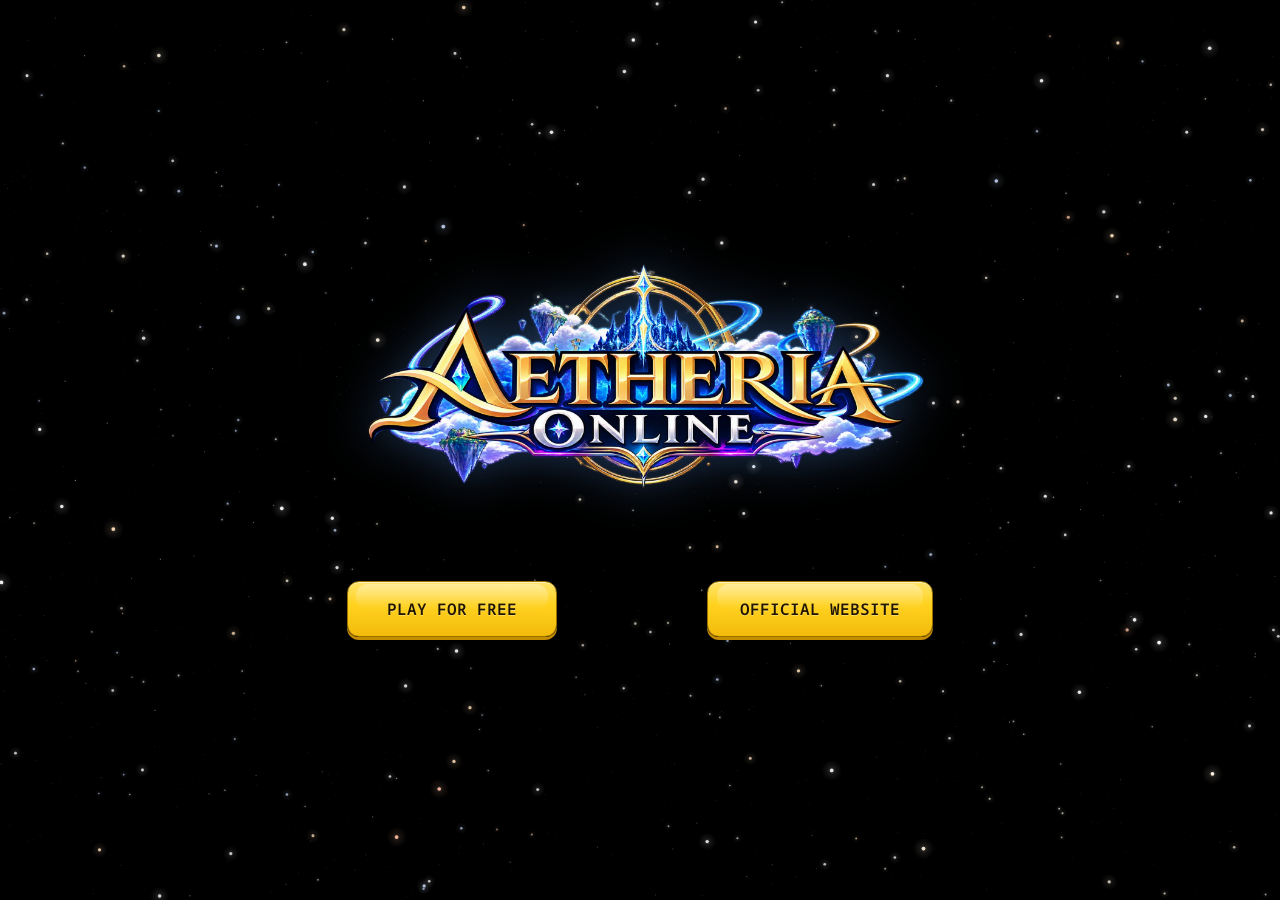
<file: index.html>
<!DOCTYPE html>
<html lang="en">
<head>
  <meta charset="UTF-8" />
  <meta name="viewport" content="width=device-width, initial-scale=1.0" />
  <title>Aetheria Online</title>
  <link rel="preconnect" href="https://fonts.googleapis.com" />
  <link rel="preconnect" href="https://fonts.gstatic.com" crossorigin />
  <link href="https://fonts.googleapis.com/css2?family=Alegreya:wght@700;800&family=Noto+Sans+Mono:wght@500;600&display=swap" rel="stylesheet" />
  <link rel="stylesheet" href="css/landing.css?v=16" />
  <!-- 3D gold button style (shared) -->
  <link rel="stylesheet" href="css/buttons.css?v=16" />
</head>
<body>
  <!-- Twinkling starfield is drawn here by js/landing.js -->
  <canvas id="starfield" aria-hidden="true"></canvas>

  <main class="landing">
    <img class="landing__logo" src="assets/images/logo/logo.png" alt="Aetheria Online" />

    <div class="landing__actions">
      <a class="btn" href="#" id="play-btn">Play for Free</a>
      <a class="btn" href="pages/home.html" id="official-btn">Official Website</a>
    </div>
  </main>

  <script src="js/landing.js?v=16"></script>
</body>
</html>
</file>
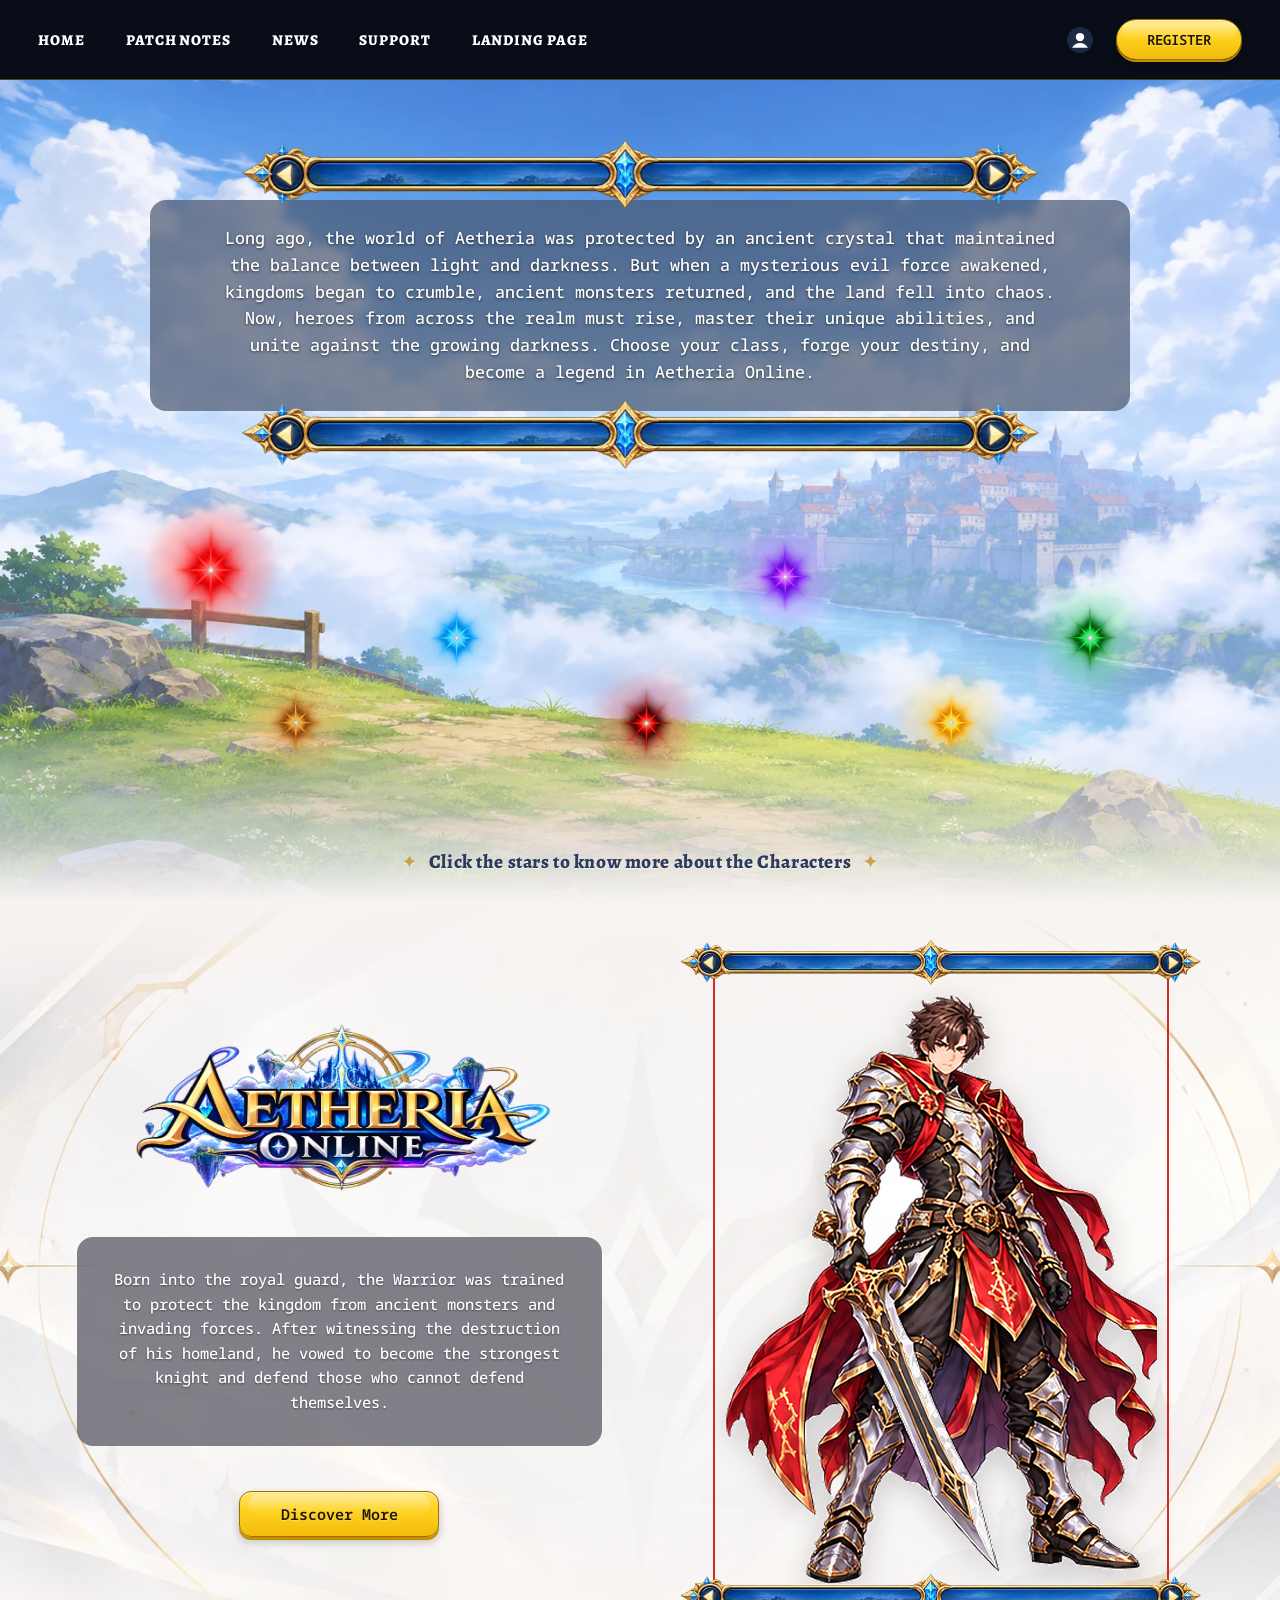
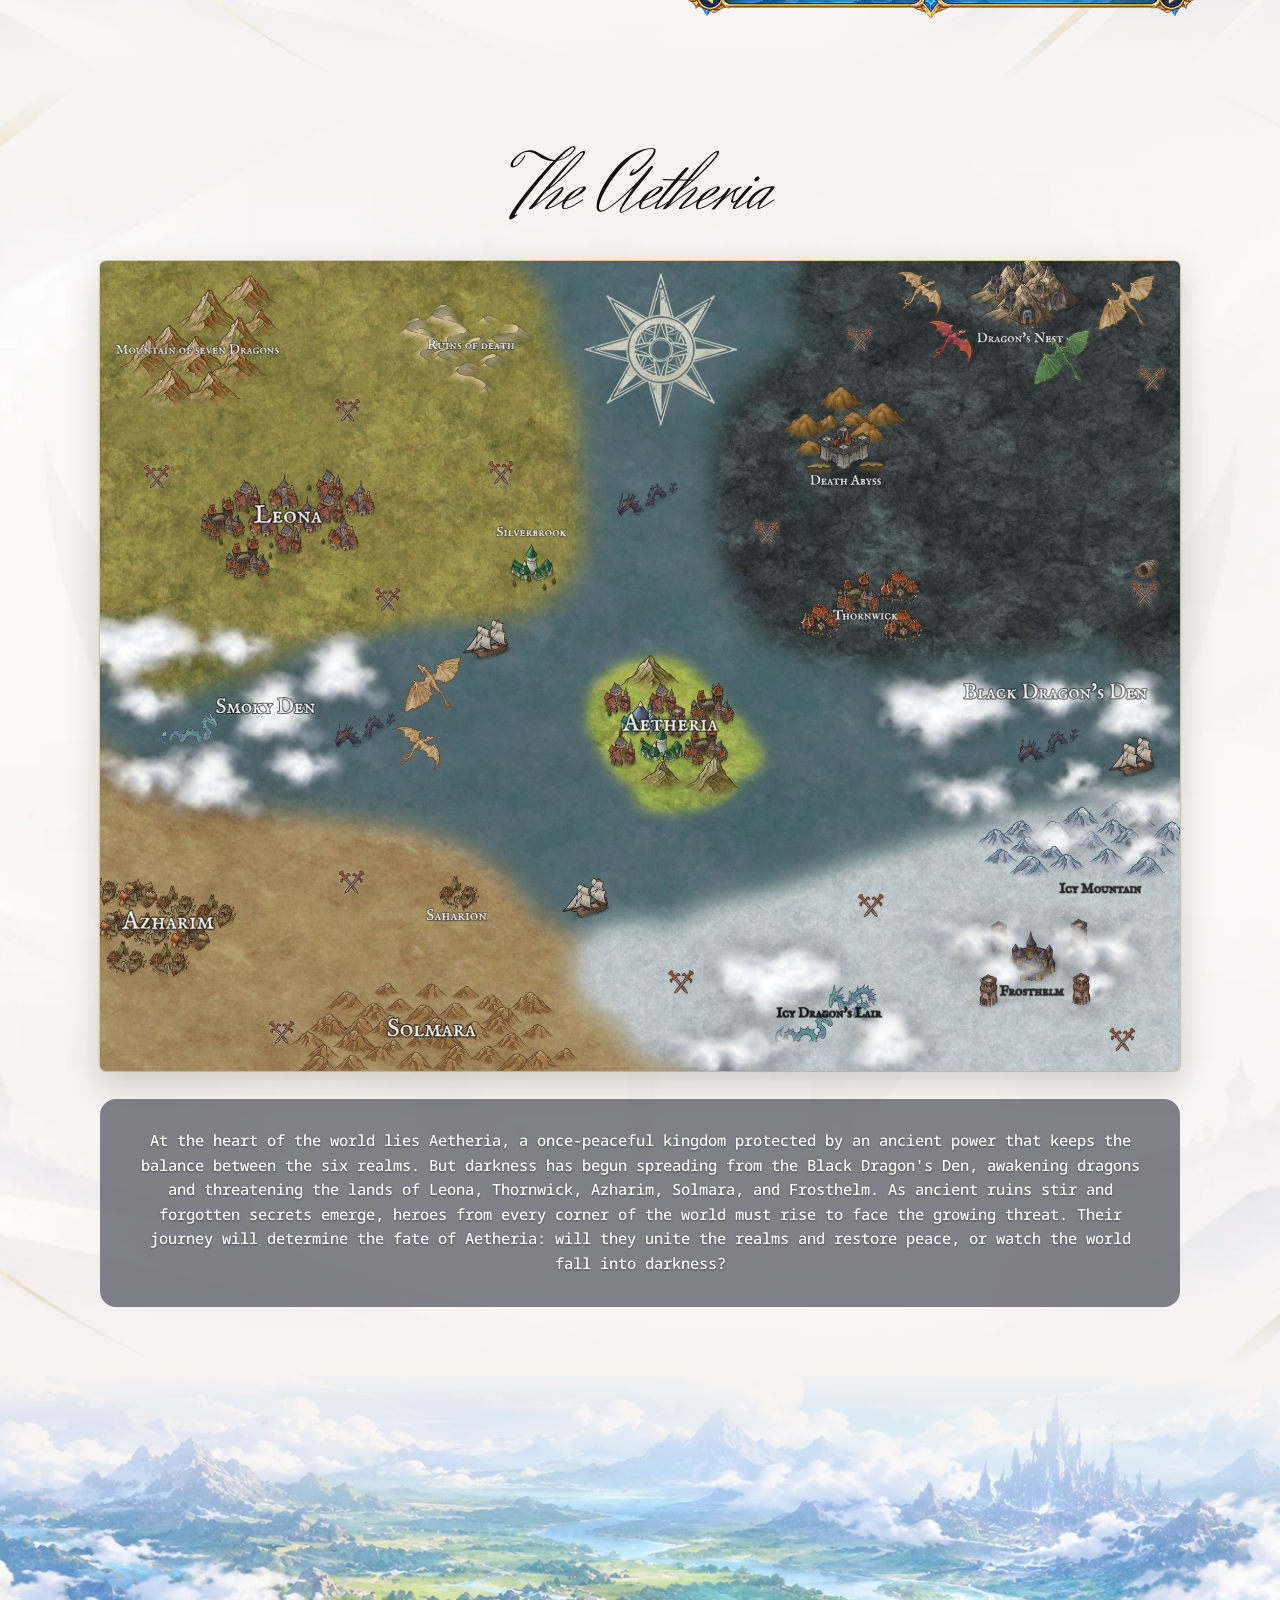
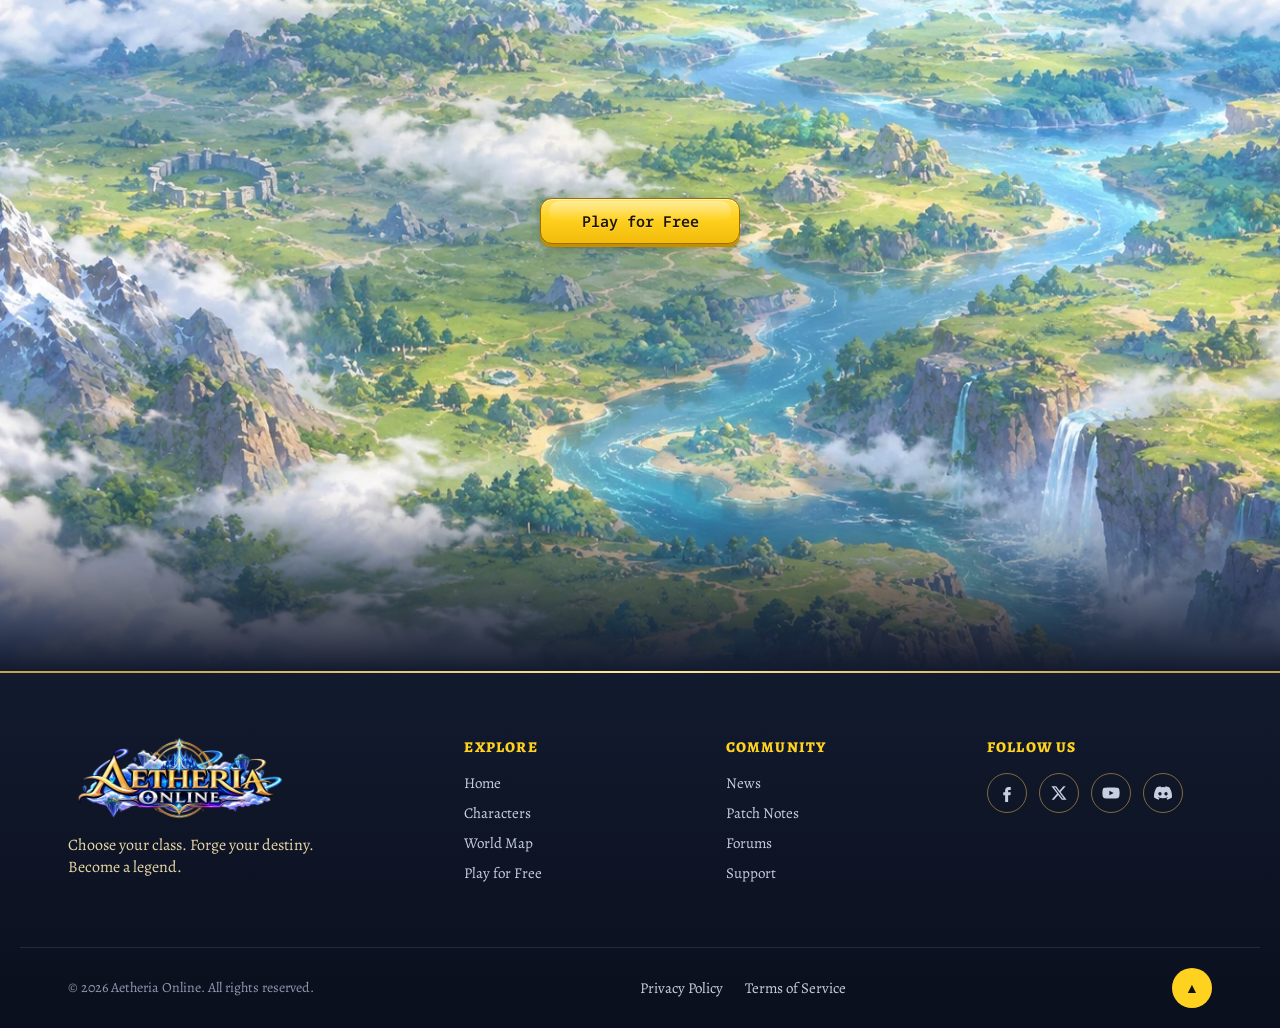
<file: pages/home.html>
<!DOCTYPE html>
<html lang="en">
<head>
  <meta charset="UTF-8" />
  <meta name="viewport" content="width=device-width, initial-scale=1.0" />
  <title>Aetheria Online | Official Website</title>
  <link rel="preconnect" href="https://fonts.googleapis.com" />
  <link rel="preconnect" href="https://fonts.gstatic.com" crossorigin />
  <link href="https://fonts.googleapis.com/css2?family=Alegreya:wght@700;800&family=Herr+Von+Muellerhoff&family=Noto+Sans+Mono:wght@500;600&display=swap" rel="stylesheet" />
  <link rel="stylesheet" href="../css/home.css?v=16" />
  <!-- Tablet & phone layout (overrides home.css on screens 1024px and narrower) -->
  <link rel="stylesheet" href="../css/responsive.css?v=16" />
  <!-- 3D gold button style (shared) -->
  <link rel="stylesheet" href="../css/buttons.css?v=16" />
  <!-- Runs before the page is drawn: arrival effect after "Official Website" -->
  <script src="../js/page-transition.js?v=16"></script>
</head>
<body>

  <!-- ================= TOP MENU (full width) ================= -->
  <nav class="nav" id="top-nav">
    <ul class="nav__links">
      <li><a href="#home">Home</a></li>
      <li><a href="#">Patch Notes</a></li>
      <li><a href="#">News</a></li>
      <li><a href="#">Support</a></li>
      <li><a href="../index.html">Landing Page</a></li>
    </ul>
    <div class="nav__right">
      <a class="nav__account" href="#" aria-label="Account">
        <svg viewBox="0 0 24 24" width="28" height="28" aria-hidden="true">
          <circle cx="12" cy="12" r="11" fill="#1d2a44" />
          <circle cx="12" cy="9.5" r="3.6" fill="#fff" />
          <path d="M5.2 18.6c1.4-2.6 3.9-4 6.8-4s5.4 1.4 6.8 4" fill="#fff" />
        </svg>
      </a>
      <a class="btn btn--small" href="#">Register</a>
    </div>
  </nav>

  <!-- Centred page column: side space appears on wide screens -->
  <main class="page">

  <!-- ================= CONTAINER 1 : Hero ================= -->
  <section class="hero" id="home">

    <!-- Tablet/phone only: logo + account + register header (hidden on desktop) -->
    <div class="hero__header">
      <img class="hero__logo" src="../assets/images/logo/logo.png" alt="Aetheria Online" />
      <div class="hero__header-right">
        <a class="nav__account" href="#" aria-label="Account">
          <svg viewBox="0 0 24 24" width="28" height="28" aria-hidden="true">
            <circle cx="12" cy="12" r="11" fill="#1d2a44" />
            <circle cx="12" cy="9.5" r="3.6" fill="#fff" />
            <path d="M5.2 18.6c1.4-2.6 3.9-4 6.8-4s5.4 1.4 6.8 4" fill="#fff" />
          </svg>
        </a>
        <a class="btn btn--small" href="#">Register</a>
      </div>
    </div>

    <div class="intro">
      <div class="frame-bar"><img src="../assets/images/ui/frame-bar.webp" alt="" /></div>
      <p class="intro__text">
        Long ago, the world of Aetheria was protected by an ancient crystal that maintained the
        balance between light and darkness. But when a mysterious evil force awakened, kingdoms
        began to crumble, ancient monsters returned, and the land fell into chaos. Now, heroes from
        across the realm must rise, master their unique abilities, and unite against the growing
        darkness. Choose your class, forge your destiny, and become a legend in Aetheria Online.
      </p>
      <div class="frame-bar"><img src="../assets/images/ui/frame-bar.webp" alt="" /></div>
    </div>

    <!-- Stars: data-character must match a key in js/characters.js -->
    <div class="stars">
      <button class="star" data-character="warrior"   style="--x:16.5%; --y:54.6%;" aria-label="Show Warrior"><img src="../assets/images/stars/star-red.png" alt="" /></button>
      <button class="star" data-character="cleric"    style="--x:35.6%; --y:65%;"   aria-label="Show Cleric"><img src="../assets/images/stars/star-blue.png" alt="" /></button>
      <button class="star" data-character="mage"      style="--x:61.3%; --y:55.6%;" aria-label="Show Mage"><img src="../assets/images/stars/star-purple.png" alt="" /></button>
      <button class="star" data-character="archer"    style="--x:85.2%; --y:65%;"   aria-label="Show Archer"><img src="../assets/images/stars/star-green.png" alt="" /></button>
      <button class="star" data-character="mechanic"  style="--x:23.1%; --y:78%;"   aria-label="Show Mechanic"><img src="../assets/images/stars/star-bronze.png" alt="" /></button>
      <button class="star" data-character="assassin"  style="--x:50.5%; --y:78%;"   aria-label="Show Assassin"><img src="../assets/images/stars/star-dark-red.png" alt="" /></button>
      <button class="star" data-character="alchemist" style="--x:74.2%; --y:78%;"   aria-label="Show Alchemist"><img src="../assets/images/stars/star-gold.png" alt="" /></button>
    </div>

    <!-- Hint in the misty area at the bottom of Container 1 -->
    <p class="star-hint">
      <span class="star-hint__icon" aria-hidden="true">&#10022;</span>
      Click the stars to know more about the Characters
      <span class="star-hint__icon" aria-hidden="true">&#10022;</span>
    </p>
  </section>

  <!-- ================= CONTAINER 2 : Character ================= -->
  <section class="characters" id="characters">
    <div class="characters__inner">
      <!-- Tablet/phone only: previous-character arrow (hidden on desktop) -->
      <button class="char-nav char-nav--prev" id="char-prev" type="button" aria-label="Previous character">
        <svg viewBox="0 0 24 24" aria-hidden="true"><path d="M12 5l-7 7 7 7M19 5l-7 7 7 7" /></svg>
      </button>

      <div class="characters__info">
        <img class="characters__logo" src="../assets/images/logo/logo.png" alt="Aetheria Online" />

        <div class="characters__desc">
          <!-- Only this text fades -->
          <p id="character-desc" class="fade"></p>
        </div>

        <a class="btn btn--discover" id="discover-btn" href="#home">Discover More</a>
      </div>

      <div class="portrait" id="portrait">
        <div class="frame-bar"><img src="../assets/images/ui/frame-bar.webp" alt="" /></div>
        <div class="portrait__box">
          <!-- Only this image fades -->
          <img id="character-img" class="portrait__img fade" src="" alt="" />
        </div>
        <div class="frame-bar"><img src="../assets/images/ui/frame-bar.webp" alt="" /></div>
      </div>

      <!-- Tablet/phone only: the current character's glowing star (hidden on desktop).
           It fades together with the image and description. -->
      <div class="char-star fade" id="character-star-wrap" aria-hidden="true">
        <span class="star star--static" id="character-star" data-character="warrior">
          <img src="../assets/images/stars/star-red.png" alt="" />
        </span>
      </div>

      <!-- Tablet/phone only: next-character arrow (hidden on desktop) -->
      <button class="char-nav char-nav--next" id="char-next" type="button" aria-label="Next character">
        <svg viewBox="0 0 24 24" aria-hidden="true"><path d="M5 5l7 7-7 7M12 5l7 7-7 7" /></svg>
      </button>
    </div>
  </section>

  <!-- ================= CONTAINER 3 : Aetheria Map ================= -->
  <section class="world" id="world">
    <div class="world__inner reveal">
      <h2 class="world__title">The Aetheria</h2>

      <figure class="world__map">
        <img src="../assets/images/backgrounds/aetheria-map.jpg"
             alt="Map of Aetheria showing Leona, Thornwick, Azharim, Solmara, Frosthelm and the Black Dragon's Den"
             loading="lazy" />
      </figure>

      <div class="world__desc-wrap">
      <!-- frame bars around the text show on tablet/phone only -->
      <div class="frame-bar world__bar"><img src="../assets/images/ui/frame-bar.webp" alt="" /></div>
      <p class="world__desc">
        At the heart of the world lies Aetheria, a once-peaceful kingdom protected by an ancient
        power that keeps the balance between the six realms. But darkness has begun spreading from
        the Black Dragon's Den, awakening dragons and threatening the lands of Leona, Thornwick,
        Azharim, Solmara, and Frosthelm. As ancient ruins stir and forgotten secrets emerge, heroes
        from every corner of the world must rise to face the growing threat. Their journey will
        determine the fate of Aetheria: will they unite the realms and restore peace, or watch the
        world fall into darkness?
      </p>
      <div class="frame-bar world__bar"><img src="../assets/images/ui/frame-bar.webp" alt="" /></div>
      </div>
    </div>
  </section>

  <!-- ================= CONTAINER 4 : Play for Free ================= -->
  <section class="play" id="play">
    <a class="btn btn--play" href="#">Play for Free</a>
  </section>

  </main>

  <!-- ================= FOOTER ================= -->
  <footer class="footer">
    <div class="footer__top">
      <div class="footer__brand">
        <img class="footer__logo" src="../assets/images/logo/logo.png" alt="Aetheria Online" loading="lazy" />
        <p class="footer__tagline">Choose your class. Forge your destiny. Become a legend.</p>
      </div>

      <nav class="footer__col" aria-label="Explore">
        <h3>Explore</h3>
        <a href="#home">Home</a>
        <a href="#characters">Characters</a>
        <a href="#world">World Map</a>
        <a href="#play">Play for Free</a>
      </nav>

      <nav class="footer__col" aria-label="Community">
        <h3>Community</h3>
        <a href="#">News</a>
        <a href="#">Patch Notes</a>
        <a href="#">Forums</a>
        <a href="#">Support</a>
      </nav>

      <div class="footer__col">
        <h3>Follow Us</h3>
        <div class="footer__social">
          <a href="#" aria-label="Facebook">
            <svg viewBox="0 0 24 24" aria-hidden="true"><path d="M14 8h3V4h-3c-2.8 0-4.5 1.8-4.5 4.6V11H7v4h2.5v9h4v-9h3l.5-4h-3.5V8.8c0-.5.3-.8.5-.8z"/></svg>
          </a>
          <a href="#" aria-label="X">
            <svg viewBox="0 0 24 24" aria-hidden="true"><path d="M17.8 3h3.1l-6.8 7.8 8 10.2h-6.3l-4.9-6.4L5.3 21H2.2l7.3-8.4L1.9 3h6.4l4.4 5.9L17.8 3zm-1.1 16.2h1.7L7.3 4.7H5.5l11.2 14.5z"/></svg>
          </a>
          <a href="#" aria-label="YouTube">
            <svg viewBox="0 0 24 24" aria-hidden="true"><path d="M23 7.2a3 3 0 0 0-2.1-2.1C19 4.6 12 4.6 12 4.6s-7 0-8.9.5A3 3 0 0 0 1 7.2 31 31 0 0 0 .5 12a31 31 0 0 0 .5 4.8 3 3 0 0 0 2.1 2.1c1.9.5 8.9.5 8.9.5s7 0 8.9-.5a3 3 0 0 0 2.1-2.1 31 31 0 0 0 .5-4.8 31 31 0 0 0-.5-4.8zM9.8 15.1V8.9l5.8 3.1-5.8 3.1z"/></svg>
          </a>
          <a href="#" aria-label="Discord">
            <svg viewBox="0 0 24 24" aria-hidden="true"><path d="M20.3 4.4A19.6 19.6 0 0 0 15.4 3l-.6 1.3a18 18 0 0 0-5.6 0L8.6 3a19.6 19.6 0 0 0-4.9 1.4C.6 9.1-.3 13.6.1 18.1a19.8 19.8 0 0 0 6 3l1.3-2.1a12.8 12.8 0 0 1-2-1l.5-.4a14.1 14.1 0 0 0 12.2 0l.5.4c-.6.4-1.3.7-2 1l1.3 2.1a19.7 19.7 0 0 0 6-3c.5-5.2-.8-9.7-3.6-13.7zM8 15.4c-1.2 0-2.2-1.1-2.2-2.4S6.8 10.6 8 10.6s2.2 1.1 2.2 2.4-1 2.4-2.2 2.4zm8 0c-1.2 0-2.2-1.1-2.2-2.4s1-2.4 2.2-2.4 2.2 1.1 2.2 2.4-1 2.4-2.2 2.4z"/></svg>
          </a>
        </div>
      </div>
    </div>

    <div class="footer__bottom">
      <p>&copy; <span id="year">2026</span> Aetheria Online. All rights reserved.</p>
      <div class="footer__legal">
        <a href="#">Privacy Policy</a>
        <a href="#">Terms of Service</a>
      </div>
      <button class="footer__totop" id="to-top" type="button" aria-label="Back to top">&#9650;</button>
    </div>
  </footer>

  <script src="../js/characters.js?v=16"></script>
  <script src="../js/home.js?v=16"></script>
</body>
</html>
</file>
<file: css/landing.css>
/* ===== Landing Page ===== */
*,
*::before,
*::after {
  box-sizing: border-box;
  margin: 0;
  padding: 0;
}

html,
body {
  height: 100%;
}

body {
  background: #000;
  color: #fff;
  font-family: "Alegreya", Georgia, serif;
  overflow: hidden;
}

#starfield {
  position: fixed;
  inset: 0;
  width: 100%;
  height: 100%;
  z-index: 0;
}

.landing {
  position: relative;
  z-index: 1;
  min-height: 100vh;
  display: flex;
  flex-direction: column;
  align-items: center;
  justify-content: center;
  gap: clamp(48px, 10vh, 110px);
  padding: 24px 16px;
  animation: landingIn 1.2s ease both;
}

.landing__logo {
  width: min(600px, 88vw);
  height: auto;
  filter: drop-shadow(0 0 24px rgba(90, 160, 255, 0.35));
}

.landing__actions {
  display: flex;
  flex-wrap: wrap;
  justify-content: center;
  gap: clamp(24px, 12vw, 150px);
}

/* Shared yellow button */
.btn {
  display: inline-flex;
  align-items: center;
  justify-content: center;
  min-width: 210px;
  padding: 16px 32px;
  background: #ffd21f;
  color: #111;
  border-radius: 12px;
  font-family: "Alegreya", Georgia, serif;
  font-weight: 800;
  font-size: 16px;
  letter-spacing: 0.02em;
  text-transform: uppercase;
  text-decoration: none;
  transition: transform 0.2s ease, box-shadow 0.2s ease, background 0.2s ease;
}

.btn:hover,
.btn:focus-visible {
  background: #ffdd4d;
  transform: translateY(-2px);
  box-shadow: 0 0 22px rgba(255, 210, 31, 0.55);
}

.btn:focus-visible {
  outline: 2px solid #fff;
  outline-offset: 3px;
}

/* ===== "Official Website" transition (class added by js/landing.js) ===== */

/* Logo and buttons rush toward the viewer and fade */
.is-leaving .landing {
  animation: landingOut 1.1s cubic-bezier(0.5, 0, 0.75, 0) forwards;
}

.is-leaving .btn {
  pointer-events: none;
}

/* Bright light flash that fills the screen at the end */
body::after {
  content: "";
  position: fixed;
  inset: 0;
  z-index: 5;
  pointer-events: none;
  background: radial-gradient(circle at 50% 50%, #ffffff 0%, #dcecff 35%, #8fbaff 70%, #3a5ea8 100%);
  opacity: 0;
}

.is-leaving::after {
  animation: flashIn 1.6s ease-in forwards;
}

@keyframes landingOut {
  0%   { transform: scale(1);   opacity: 1; filter: blur(0); }
  100% { transform: scale(1.6); opacity: 0; filter: blur(6px); }
}

@keyframes flashIn {
  0%, 65% { opacity: 0; }
  100%    { opacity: 1; }
}

@keyframes landingIn {
  from { opacity: 0; transform: scale(0.97); }
  to   { opacity: 1; transform: scale(1); }
}

@media (max-width: 480px) {
  .landing__actions {
    flex-direction: column;
    gap: 16px;
  }
}

/* ===== Tablet & phone (1024px and narrower) =====
   Bigger logo, buttons stacked: Play for Free on top, Official Website below.
   The starfield, shooting stars and warp transition are unchanged. */
@media (max-width: 1024px) {
  .landing {
    gap: clamp(56px, 11vh, 110px);
  }

  .landing__logo {
    width: min(72vw, 600px);
  }

  .landing__actions {
    flex-direction: column;
    align-items: center;
    gap: 22px;
  }

  .landing__actions .btn {
    min-width: min(250px, 70vw);
    padding: 16px 28px;
  }
}

/* ===== Phone (600px and narrower) =====
   Bigger logo, smaller pill-shaped buttons stacked a little closer. */
@media (max-width: 600px) {
  .landing {
    gap: clamp(40px, 8vh, 72px);
  }

  .landing__logo {
    width: 80vw;
  }

  .landing__actions {
    gap: 16px;
  }

  .landing__actions .btn {
    min-width: 190px;
    padding: 12px 24px;
    font-size: 14px;
    border-radius: 999px;
  }
}
</file>
<file: css/buttons.css>
/* =========================================================
   3D GOLD BUTTONS (shared by the landing page and homepage)
   Loaded after landing.css / home.css, so it only changes how
   the yellow .btn buttons LOOK; sizes and layout stay in those files.

   Layers:
   1. gentle gold gradient body (slightly lighter top)
   2. glossy highlight on the upper half      (::before)
   3. darker gold "base" underneath = 3D edge (box-shadow)
   4. light sweep across on hover             (::after)
   ========================================================= */

:root {
  --btn-top: #ffe46a;
  --btn-mid: #ffd21f;
  --btn-bottom: #f3bb0c;
  --btn-edge: #c58e00;          /* the 3D "thickness" colour */
  --btn-border: #9b7000;
  --btn-text: #1f1500;

  /* resting 3D shadow stack */
  --btn-shadow:
    inset 0 1px 0 rgba(255, 255, 255, 0.55),   /* soft top rim */
    0 3px 0 var(--btn-edge),                   /* raised base */
    0 5px 10px rgba(0, 0, 0, 0.22);            /* soft drop shadow */
}

.btn {
  position: relative;
  isolation: isolate;           /* keeps the gloss layers behind the text */
  overflow: hidden;
  background: linear-gradient(180deg, var(--btn-top) 0%, var(--btn-mid) 42%, var(--btn-bottom) 100%);
  color: var(--btn-text);
  /* same font as the description text in the body */
  font-family: "Noto Sans Mono", "Courier New", monospace;
  font-weight: 600;
  letter-spacing: 0;
  border: 1px solid var(--btn-border);
  box-shadow: var(--btn-shadow);
  text-shadow: 0 1px 0 rgba(255, 255, 255, 0.3);
  transition: transform 0.15s ease, box-shadow 0.15s ease, filter 0.15s ease;
}

/* glossy highlight on the top half */
.btn::before {
  content: "";
  position: absolute;
  z-index: -1;
  left: 4%;
  right: 4%;
  top: 2px;
  height: 48%;
  border-radius: inherit;
  background: linear-gradient(180deg, rgba(255, 255, 255, 0.35), rgba(255, 255, 255, 0));
  pointer-events: none;
}

/* light sweep that runs across on hover */
.btn::after {
  content: "";
  position: absolute;
  z-index: -1;
  top: -20%;
  bottom: -20%;
  left: -60%;
  width: 40%;
  background: linear-gradient(105deg, transparent, rgba(255, 255, 255, 0.4), transparent);
  transform: skewX(-20deg);
  pointer-events: none;
  opacity: 0;
}

.btn:hover,
.btn:focus-visible {
  background: linear-gradient(180deg, var(--btn-top) 0%, var(--btn-mid) 42%, var(--btn-bottom) 100%);
  filter: brightness(1.04);
  transform: translateY(-1px);
  box-shadow:
    inset 0 1px 0 rgba(255, 255, 255, 0.6),
    0 4px 0 var(--btn-edge),
    0 7px 14px rgba(0, 0, 0, 0.25),
    0 0 12px rgba(255, 200, 40, 0.3);          /* gentle warm glow */
}

.btn:hover::after,
.btn:focus-visible::after {
  opacity: 1;
  animation: btnSweep 0.7s ease-out;
}

/* pressed: sinks down onto its base */
.btn:active {
  transform: translateY(2px);
  filter: brightness(0.98);
  box-shadow:
    inset 0 1px 3px rgba(150, 90, 0, 0.25),
    0 1px 0 var(--btn-edge),
    0 2px 5px rgba(0, 0, 0, 0.2);
}

@keyframes btnSweep {
  from { left: -60%; }
  to   { left: 130%; }
}

/* Play for Free keeps its pulsing ring, now on top of the 3D look */
.btn--play {
  animation: playPulse3d 2.4s ease-in-out infinite;
}

.btn--play:hover,
.btn--play:focus-visible,
.btn--play:active {
  animation: none;
}

@keyframes playPulse3d {
  0%, 100% { box-shadow: var(--btn-shadow), 0 0 0 0 rgba(255, 210, 31, 0.55); }
  50%      { box-shadow: var(--btn-shadow), 0 0 0 14px rgba(255, 210, 31, 0); }
}

/* Small pill buttons (Register) get a slimmer 3D edge */
.btn--small {
  --btn-shadow:
    inset 0 1px 0 rgba(255, 255, 255, 0.55),
    0 2px 0 var(--btn-edge),
    0 4px 8px rgba(0, 0, 0, 0.22);
}
</file>
<file: css/home.css>
/* ===== Homepage ===== */
*,
*::before,
*::after {
  box-sizing: border-box;
  margin: 0;
  padding: 0;
}

html {
  scroll-behavior: smooth;
}

/* ---------- Page layout ----------
   --page-max     = width of the centred content column
   --page-gutter  = colour of the empty side space on wide screens
   --nav-height   = height of the full-width top menu bar */
:root {
  --page-max: 1440px;
  --page-gutter: #0e1627;
  --nav-height: 80px;
}

body {
  background: var(--page-gutter);
  color: #fff;
  font-family: "Alegreya", Georgia, serif;
}

img {
  display: block;
  max-width: 100%;
}

/* ---------- Shared yellow button ---------- */
.btn {
  display: inline-flex;
  align-items: center;
  justify-content: center;
  background: #ffd21f;
  color: #111;
  border: 1px solid #2a2a2a;
  border-radius: 12px;
  font-family: "Alegreya", Georgia, serif;
  font-weight: 800;
  text-decoration: none;
  transition: transform 0.2s ease, box-shadow 0.2s ease, background 0.2s ease;
}

.btn:hover,
.btn:focus-visible {
  background: #ffdd4d;
  transform: translateY(-2px);
  box-shadow: 0 0 18px rgba(255, 200, 0, 0.5);
}

.btn--small {
  padding: 10px 30px;
  font-size: 14px;
  text-transform: uppercase;
  border-radius: 999px;
}

/* ---------- Ornate frame bar (top/bottom of intro + portrait) ---------- */
.frame-bar {
  width: 100%;
  aspect-ratio: 2000 / 190;
  overflow: hidden;
  position: relative;
  z-index: 2;
}

.frame-bar img {
  width: 100%;
  height: 100%;
  object-fit: cover;
  object-position: 50% 48%;
}

/* =========================================================
   CONTAINER 1 : Hero
   ========================================================= */
/* Centred column that holds Containers 1-4.
   On screens wider than --page-max the dark gutter shows on both sides. */
.page {
  width: 100%;
  max-width: var(--page-max);
  margin: 0 auto;
  background: #f6f3f1;
  box-shadow: 0 0 60px rgba(0, 0, 0, 0.55);
  overflow: hidden;
}

/* Sticky links land below the top menu */
.page > section {
  scroll-margin-top: var(--nav-height);
}

.hero {
  position: relative;
  width: 100%;
  /* Design ratio (1440x1024), but never taller than the screen */
  aspect-ratio: 1440 / 1024;
  max-height: calc(100vh - var(--nav-height));
  min-height: 560px;
  background: url("../assets/images/backgrounds/homepage-bg.webp") center 65% / cover no-repeat;
  overflow: hidden;
}

/* "Click the stars..." hint, sitting in the misty fade at the bottom */
.star-hint {
  position: absolute;
  left: 0;
  right: 0;
  bottom: clamp(14px, 3%, 32px);
  z-index: 3; /* above the bottom fade */
  display: flex;
  align-items: center;
  justify-content: center;
  gap: 12px;
  padding: 0 16px;
  font-family: "Alegreya", Georgia, serif;
  font-weight: 800;
  font-size: clamp(16px, 1.5vw, 22px);
  letter-spacing: 0.03em;
  text-align: center;
  color: #2c3a5c;
  text-shadow: 0 1px 0 rgba(255, 255, 255, 0.8);
  pointer-events: none;
  animation: hintBreathe 3s ease-in-out infinite;
}

.star-hint__icon {
  color: #c9a24b;
  font-size: 0.9em;
}

@keyframes hintBreathe {
  0%, 100% { opacity: 0.75; }
  50%      { opacity: 1; }
}

.stars {
  position: absolute;
  inset: 0;
}

/* Full-width top menu bar (like the reference) */
.nav {
  position: sticky;
  top: 0;
  z-index: 50;
  min-height: var(--nav-height);
  display: flex;
  align-items: center;
  justify-content: space-between;
  /* menu items line up with the edges of the centred column */
  padding: 14px max(clamp(16px, 3vw, 40px), calc((100% - var(--page-max)) / 2 + 40px));
  background: rgba(10, 14, 24, 0.96);
  border-bottom: 1px solid rgba(201, 162, 75, 0.35);
  backdrop-filter: blur(6px);
}

.nav__links {
  display: flex;
  flex-wrap: wrap;
  gap: clamp(18px, 3.2vw, 52px);
  list-style: none;
}

.nav__links a {
  color: #fff;
  font-size: 15px;
  letter-spacing: 0.06em;
  font-weight: 800;
  text-transform: uppercase;
  text-decoration: none;
  text-shadow: 0 1px 3px rgba(0, 0, 0, 0.45);
  transition: color 0.2s ease;
}

.nav__links a:hover {
  color: #ffd21f;
}

.nav__right {
  display: flex;
  align-items: center;
  gap: 22px;
}

.nav__account {
  display: flex;
}

/* Intro text block */
.intro {
  position: absolute;
  top: 7%;
  left: 50%;
  transform: translateX(-50%);
  width: min(78%, 980px);
  display: flex;
  flex-direction: column;
  align-items: center;
}

.intro .frame-bar {
  width: 82%;
}

.intro__text {
  width: 100%;
  margin: -1.4% 0;
  padding: clamp(14px, 2.6%, 34px) clamp(20px, 7%, 90px);
  background: rgba(70, 82, 105, 0.68);
  backdrop-filter: blur(4px);
  border-radius: 16px;
  font-family: "Noto Sans Mono", "Courier New", monospace;
  font-weight: 500;
  font-size: clamp(13px, 1.3vw, 19px);
  line-height: 1.6;
  text-align: center;
  color: #fff;
  text-shadow: 0 1px 3px rgba(0, 0, 0, 0.6);
}

/* Clickable stars */
.star {
  --glow: #ffffff;
  position: absolute;
  left: var(--x);
  /* squeeze the design positions into the lower part of the hero
     so the stars never sit under the intro text box */
  top: calc(var(--y) * 0.8 + 16%);
  width: clamp(42px, 4.8vw, 78px);
  aspect-ratio: 388 / 490;
  transform: translate(-50%, -50%);
  background: none;
  border: none;
  cursor: pointer;
  z-index: 5;
}

/* Glow colour per star */
.star[data-character="warrior"]   { --glow: #ff3030; }
.star[data-character="cleric"]    { --glow: #33b4ff; }
.star[data-character="mage"]      { --glow: #b04dff; }
.star[data-character="archer"]    { --glow: #2fe05a; }
.star[data-character="mechanic"]  { --glow: #ff9a3c; }
.star[data-character="assassin"]  { --glow: #d0101a; }
.star[data-character="alchemist"] { --glow: #ffcc22; }

/* Soft halo behind each star that breathes in and out */
.star::before {
  content: "";
  position: absolute;
  inset: -35%;
  border-radius: 50%;
  background: radial-gradient(circle, var(--glow) 0%, transparent 62%);
  opacity: 0.35;
  pointer-events: none;
  animation: haloPulse 2.2s ease-in-out infinite;
  animation-delay: inherit;
}

/* Swirling mist around each star (tinted with its glow colour) */
.star::after {
  content: "";
  position: absolute;
  inset: -70%;
  border-radius: 50%;
  background:
    radial-gradient(ellipse 36% 26% at 34% 44%, color-mix(in srgb, var(--glow) 55%, #fff) 0%, transparent 70%),
    radial-gradient(ellipse 28% 36% at 66% 40%, color-mix(in srgb, var(--glow) 45%, #fff) 0%, transparent 70%),
    radial-gradient(ellipse 36% 24% at 58% 64%, color-mix(in srgb, var(--glow) 55%, #fff) 0%, transparent 70%),
    radial-gradient(circle at 50% 50%, color-mix(in srgb, var(--glow) 60%, transparent) 0%, transparent 50%);
  filter: blur(10px);
  opacity: 0.35;
  pointer-events: none;
  z-index: 0;
  animation: mistHeartbeat 1.6s ease-out infinite;
  animation-delay: inherit;
}

.star img {
  z-index: 1;
  position: relative;
  width: 100%;
  height: 100%;
  object-fit: contain;
  pointer-events: none;
  animation: starGlow 2.2s ease-in-out infinite;
  animation-delay: inherit;
  transition: transform 0.25s ease;
}

/* Offset the timing so the stars don't pulse in sync */
.star:nth-child(1) { animation-delay: 0s; }
.star:nth-child(2) { animation-delay: -0.4s; }
.star:nth-child(3) { animation-delay: -1.1s; }
.star:nth-child(4) { animation-delay: -1.7s; }
.star:nth-child(5) { animation-delay: -0.8s; }
.star:nth-child(6) { animation-delay: -1.4s; }
.star:nth-child(7) { animation-delay: -0.2s; }

.star {
  transition: transform 0.25s ease;
}

.star:hover,
.star:focus-visible,
.star.is-active {
  transform: translate(-50%, -50%) scale(1.3);
}

.star:hover::before,
.star:focus-visible::before,
.star.is-active::before {
  opacity: 0.75;
}

.star:focus-visible {
  outline: 2px dashed #fff;
  outline-offset: 2px;
  border-radius: 50%;
}

@keyframes starGlow {
  0%, 100% {
    transform: scale(1);
    filter: brightness(1) drop-shadow(0 0 4px var(--glow));
  }
  50% {
    transform: scale(1.18);
    filter: brightness(1.45) drop-shadow(0 0 16px var(--glow)) drop-shadow(0 0 28px var(--glow));
  }
}

/* Heartbeat: quick "lub-dub" double pulse, then a rest */
@keyframes mistHeartbeat {
  0%   { transform: scale(0.85); opacity: 0.25; }
  12%  { transform: scale(1.12); opacity: 0.6;  }  /* lub */
  24%  { transform: scale(0.95); opacity: 0.35; }
  36%  { transform: scale(1.2);  opacity: 0.65; }  /* dub */
  60%  { transform: scale(0.9);  opacity: 0.3;  }
  100% { transform: scale(0.85); opacity: 0.25; }  /* rest */
}

.star:hover::after,
.star:focus-visible::after,
.star.is-active::after {
  filter: blur(10px) brightness(1.15);
}

@keyframes haloPulse {
  0%, 100% { transform: scale(0.85); opacity: 0.25; }
  50%      { transform: scale(1.15); opacity: 0.6; }
}

@media (prefers-reduced-motion: reduce) {
  .star img,
  .star::before,
  .star::after {
    animation: none;
  }
}

/* =========================================================
   CONTAINER 2 : Character
   ========================================================= */
.characters {
  position: relative;
  width: 100%;
  display: flex;
  align-items: center;
  justify-content: center;
  /* small top gap so Container 2 sits close to Container 1 */
  padding: clamp(24px, 3vw, 48px) clamp(16px, 6vw, 110px) clamp(48px, 5vw, 90px);
  background: url("../assets/images/backgrounds/character-bg.webp") center / cover no-repeat;
}

.characters__inner {
  width: 100%;
  max-width: 1320px;
  display: grid;
  grid-template-columns: 1fr 1fr;
  align-items: center;
  gap: clamp(24px, 6vw, 110px);
}

.characters__info {
  display: flex;
  flex-direction: column;
  align-items: center;
  gap: clamp(20px, 3.5vw, 56px);
}

.characters__logo {
  width: min(85%, 460px);
  height: auto;
}

.characters__desc {
  width: 100%;
  min-height: 11.5em;
  display: flex;
  align-items: center;
  justify-content: center;
  padding: clamp(18px, 2.4vw, 34px) clamp(18px, 2.8vw, 40px);
  background: rgba(95, 95, 105, 0.78);
  border-radius: 16px;
  font-family: "Noto Sans Mono", "Courier New", monospace;
  font-weight: 500;
  font-size: clamp(14px, 1.2vw, 18px);
  line-height: 1.6;
  text-align: center;
  color: #fff;
  text-shadow: 0 1px 2px rgba(0, 0, 0, 0.45);
}

/* Discover More + Play for Free share one size (see "Matching big buttons" below) */

/* Portrait frame */
.portrait {
  --frame-color: #d62828;
  width: 100%;
  max-width: 560px;
  justify-self: center;
  display: flex;
  flex-direction: column;
}

.portrait__box {
  margin: -2.4% 6.5%;
  aspect-ratio: 465 / 620;
  border-left: 2px solid var(--frame-color);
  border-right: 2px solid var(--frame-color);
  display: flex;
  align-items: flex-end;
  justify-content: center;
  overflow: hidden;
}

.portrait__img {
  width: 100%;
  height: 100%;
  object-fit: contain;
  object-position: center bottom;
  padding-top: 4%;
  filter: drop-shadow(0 6px 14px rgba(0, 0, 0, 0.18));
}

/* ---------- Fade transition: ONLY image + description ---------- */
.fade {
  opacity: 1;
  transition: opacity 0.5s ease-in-out;
}

.fade.is-hidden {
  opacity: 0;
}

/* =========================================================
   CONTAINER 3 : Aetheria Map
   ========================================================= */
.world {
  width: 100%;
  min-height: 100vh;
  display: flex;
  align-items: center;
  justify-content: center;
  padding: clamp(40px, 5vw, 80px) 16px;
  background: url("../assets/images/backgrounds/character-bg.webp") center / cover no-repeat;
}

.world__inner {
  width: min(1080px, 100%);
  display: flex;
  flex-direction: column;
  align-items: center;
  gap: clamp(18px, 2.2vw, 30px);
}

.world__title {
  font-family: "Herr Von Muellerhoff", "Brush Script MT", cursive;
  font-weight: 400;
  font-size: clamp(56px, 6.5vw, 96px);
  line-height: 1;
  color: #111;
}

.world__map {
  width: 100%;
  border-radius: 6px;
  overflow: hidden;
  box-shadow: 0 12px 34px rgba(60, 50, 20, 0.22), 0 0 0 1px rgba(201, 162, 75, 0.45);
}

.world__map img {
  width: 100%;
  height: auto;
}

.world__desc {
  width: 100%;
  padding: clamp(18px, 2.4vw, 30px) clamp(18px, 3vw, 40px);
  background: rgba(95, 95, 105, 0.78);
  border-radius: 16px;
  font-family: "Noto Sans Mono", "Courier New", monospace;
  font-weight: 500;
  font-size: clamp(14px, 1.2vw, 18px);
  line-height: 1.6;
  text-align: center;
  color: #fff;
  text-shadow: 0 1px 2px rgba(0, 0, 0, 0.45);
}

/* Simple fade-in, only the first time the section scrolls into view
   (enabled by js/home.js) */
.js-reveal .reveal {
  opacity: 0;
  transition: opacity 1s ease;
}

.js-reveal .reveal.is-visible {
  opacity: 1;
}

/* =========================================================
   CONTAINER 4 : Play for Free
   ========================================================= */
.play {
  width: 100%;
  aspect-ratio: 1440 / 1024;
  min-height: 420px;
  max-height: 100vh;
  display: flex;
  align-items: center;
  justify-content: center;
  background: url("../assets/images/backgrounds/world-map.webp") center / cover no-repeat;
}

/* Matching big buttons: Discover More (Container 2) and Play for Free (Container 4)
   always have exactly the same button size and font size */
.btn--discover,
.btn--play {
  width: 200px;
  padding: 12px 16px;
  font-size: 15px;
  border-radius: 12px;
}

.btn--play {
  animation: playPulse 2.4s ease-in-out infinite;
}

@keyframes playPulse {
  0%, 100% { box-shadow: 0 0 0 0 rgba(255, 210, 31, 0.55), 0 6px 18px rgba(0, 0, 0, 0.25); }
  50%      { box-shadow: 0 0 0 14px rgba(255, 210, 31, 0), 0 6px 18px rgba(0, 0, 0, 0.25); }
}

/* =========================================================
   ARRIVAL FROM THE LANDING PAGE
   html.arriving is set by js/page-transition.js only when the
   visitor clicked "Official Website". The same light flash that
   ends the landing animation fades away, and Container 1 settles
   into place from a slight zoom.
   ========================================================= */
html.arriving body::after {
  content: "";
  position: fixed;
  inset: 0;
  z-index: 100;
  pointer-events: none;
  background: radial-gradient(circle at 50% 50%, #ffffff 0%, #dcecff 35%, #8fbaff 70%, #3a5ea8 100%);
  animation: flashOut 1.2s ease-out forwards;
}

html.arriving .hero {
  animation: heroArrive 1.5s cubic-bezier(0.2, 0.7, 0.2, 1) both;
}

html.arriving .nav {
  animation: navArrive 0.8s ease-out 0.6s both;
}

@keyframes flashOut {
  0%   { opacity: 1; }
  100% { opacity: 0; }
}

@keyframes heroArrive {
  from { transform: scale(1.12); filter: brightness(1.4); }
  to   { transform: scale(1);    filter: brightness(1); }
}

@keyframes navArrive {
  from { opacity: 0; transform: translateY(-100%); }
  to   { opacity: 1; transform: none; }
}

/* =========================================================
   SECTION BLENDING
   Soft gradient fades on the top/bottom edges of each container
   so the backgrounds melt into each other instead of cutting off.
   ========================================================= */
:root {
  --blend-light: #f6f3f1;   /* edge colour of character-bg.webp */
  --blend-dark: #121a2e;    /* footer top colour */
  --blend-size: clamp(90px, 14vw, 200px);
}

.characters,
.world,
.play {
  position: relative;
  isolation: isolate;
}

/* keep each section's content above the fades */
.characters__inner,
.world__inner,
.btn--play {
  position: relative;
  z-index: 1;
}

.hero::after,
.characters::before,
.characters::after,
.world::before,
.world::after,
.play::before,
.play::after {
  content: "";
  position: absolute;
  left: 0;
  right: 0;
  height: var(--blend-size);
  pointer-events: none;
  z-index: 0;
}

/* Container 1 (sky) -> Container 2 (light) */
.hero::after {
  bottom: 0;
  z-index: 1;
  background: linear-gradient(to bottom, rgba(246, 243, 241, 0), var(--blend-light));
}

.characters::before { top: 0;    background: linear-gradient(to bottom, var(--blend-light), rgba(246, 243, 241, 0)); }
.characters::after  { bottom: 0; background: linear-gradient(to top,    var(--blend-light), rgba(246, 243, 241, 0)); }

/* Container 2 -> Container 3 (same light background, hide the seam) */
.world::before { top: 0;    background: linear-gradient(to bottom, var(--blend-light), rgba(246, 243, 241, 0)); }
.world::after  { bottom: 0; background: linear-gradient(to top,    var(--blend-light), rgba(246, 243, 241, 0)); }

/* Container 3 (light) -> Container 4 (landscape) -> footer (dark) */
.play::before { top: 0;    background: linear-gradient(to bottom, var(--blend-light), rgba(246, 243, 241, 0)); }
.play::after  { bottom: 0; background: linear-gradient(to top,    var(--blend-dark),  rgba(18, 26, 46, 0)); }

/* =========================================================
   FOOTER
   ========================================================= */
.footer {
  position: relative;
  background: linear-gradient(180deg, #121a2e 0%, #0a0f1d 100%);
  color: #c8cfdf;
  border-top: 2px solid #c9a24b;
}

.footer::before {
  /* thin gold glow along the top edge */
  content: "";
  position: absolute;
  top: -2px;
  left: 10%;
  right: 10%;
  height: 2px;
  background: linear-gradient(90deg, transparent, #ffe7a3, transparent);
}

.footer__top {
  max-width: 1240px;
  margin: 0 auto;
  padding: clamp(40px, 5vw, 64px) clamp(16px, 4vw, 48px);
  display: grid;
  grid-template-columns: 1.6fr 1fr 1fr 1fr;
  gap: 36px;
}

.footer__logo {
  width: 220px;
  height: auto;
  margin-bottom: 14px;
}

.footer__tagline {
  font-family: "Alegreya", Georgia, serif;
  font-size: 16px;
  color: #e7d6a6;
  max-width: 280px;
}

.footer__col {
  display: flex;
  flex-direction: column;
  gap: 10px;
}

.footer__col h3 {
  font-family: "Alegreya", Georgia, serif;
  font-weight: 800;
  font-size: 15px;
  letter-spacing: 0.08em;
  text-transform: uppercase;
  color: #ffd21f;
  margin-bottom: 6px;
}

.footer__col a,
.footer__legal a {
  color: #c8cfdf;
  font-size: 15px;
  text-decoration: none;
  transition: color 0.2s ease;
}

.footer__col a:hover,
.footer__legal a:hover {
  color: #ffd21f;
}

.footer__social {
  display: flex;
  gap: 12px;
}

.footer__social a {
  width: 40px;
  height: 40px;
  display: grid;
  place-items: center;
  border: 1px solid rgba(201, 162, 75, 0.6);
  border-radius: 50%;
  transition: background 0.2s ease, transform 0.2s ease;
}

.footer__social a:hover {
  background: rgba(255, 210, 31, 0.15);
  transform: translateY(-2px);
}

.footer__social svg {
  width: 18px;
  height: 18px;
  fill: currentColor;
}

.footer__bottom {
  max-width: 1240px;
  margin: 0 auto;
  padding: 20px clamp(16px, 4vw, 48px);
  display: flex;
  flex-wrap: wrap;
  align-items: center;
  justify-content: space-between;
  gap: 14px;
  border-top: 1px solid rgba(255, 255, 255, 0.1);
  font-size: 14px;
  color: #8f98ad;
}

.footer__legal {
  display: flex;
  gap: 22px;
}

.footer__totop {
  width: 40px;
  height: 40px;
  border: none;
  border-radius: 50%;
  background: #ffd21f;
  color: #111;
  font-size: 14px;
  cursor: pointer;
  transition: transform 0.2s ease;
}

.footer__totop:hover {
  transform: translateY(-3px);
}

/* =========================================================
   Tablet & phone layout lives in css/responsive.css
   ========================================================= */

/* Pieces that only appear on tablet/phone are hidden on desktop */
.hero__header,
.char-nav,
.char-star,
.world__bar {
  display: none;
}

.world__desc-wrap {
  width: 100%;
}
</file>
<file: css/responsive.css>
/* =========================================================
   AETHERIA ONLINE - TABLET & PHONE LAYOUT
   Loaded after home.css. Everything here only applies to
   screens 1024px wide and narrower; the desktop design in
   home.css is untouched.
   (Phones use this tablet layout until a phone design is added.)
   ========================================================= */

@media (max-width: 1024px) {

  :root {
    --bottom-nav-h: 68px;
  }

  /* leave room so the fixed bottom menu never covers the footer */
  body {
    padding-bottom: var(--bottom-nav-h);
  }

  .page > section {
    scroll-margin-top: 0;
  }

  /* -------------------------------------------------------
     MENU BAR: sticky at the bottom, scrolls left/right
     ------------------------------------------------------- */
  .nav {
    position: fixed;
    top: auto;
    bottom: 0;
    left: 0;
    right: 0;
    z-index: 60;
    height: var(--bottom-nav-h);
    min-height: 0;
    padding: 0;
    border-bottom: none;
    border-top: 1px solid rgba(201, 162, 75, 0.35);
  }

  /* account + register move up into Container 1 on tablet */
  .nav__right {
    display: none;
  }

  .nav__links {
    width: 100%;
    height: 100%;
    gap: 0;
    flex-wrap: nowrap;
    overflow-x: auto;           /* swipe/scroll sideways when items don't fit */
    overflow-y: hidden;
    -webkit-overflow-scrolling: touch;
    scroll-snap-type: x proximity;
    scrollbar-width: none;      /* hide the scrollbar (Firefox) */
  }

  .nav__links::-webkit-scrollbar {
    display: none;              /* hide the scrollbar (Chrome, Safari, Edge) */
  }

  .nav__links li {
    position: relative;
    flex: 1 0 auto;             /* share the width evenly when everything fits */
    display: flex;
    scroll-snap-align: start;
  }

  /* thin vertical divider between items */
  .nav__links li + li::before {
    content: "";
    position: absolute;
    left: 0;
    top: 26%;
    bottom: 26%;
    width: 1px;
    background: rgba(255, 255, 255, 0.4);
  }

  .nav__links a {
    display: flex;
    align-items: center;
    justify-content: center;
    width: 100%;
    padding: 0 clamp(22px, 4vw, 40px);
    white-space: nowrap;
    font-size: 14px;
  }

  /* arrival from the landing page: slide the bar up from the bottom */
  html.arriving .nav {
    animation-name: navArriveUp;
  }

  @keyframes navArriveUp {
    from { opacity: 0; transform: translateY(100%); }
    to   { opacity: 1; transform: none; }
  }

  /* -------------------------------------------------------
     CONTAINER 1: header (logo / account / register) + intro
     ------------------------------------------------------- */
  .hero {
    aspect-ratio: auto;
    max-height: none;
    min-height: 0;
    display: flex;
    flex-direction: column;
    padding-bottom: clamp(60px, 10vw, 110px);
    background-position: center 60%;
  }

  .hero__header {
    position: relative;
    z-index: 5;
    display: flex;
    align-items: center;
    justify-content: space-between;
    gap: 16px;
    padding: 12px clamp(16px, 4vw, 32px);
    background: linear-gradient(to bottom, rgba(30, 70, 140, 0.35), rgba(30, 70, 140, 0.12));
    border-bottom: 1px solid rgba(255, 255, 255, 0.55);
  }

  .hero__logo {
    width: clamp(110px, 20vw, 170px);
    height: auto;
  }

  .hero__header-right {
    display: flex;
    align-items: center;
    gap: 16px;
  }

  .intro {
    position: relative;
    z-index: 2;
    top: auto;
    left: auto;
    transform: none;
    width: min(88%, 760px);
    margin: clamp(28px, 6vw, 56px) auto 0;
  }

  .intro__text {
    font-size: clamp(13px, 1.9vw, 17px);
  }

  /* the stars move to Container 2 on tablet */
  .stars,
  .star-hint {
    display: none;
  }

  /* -------------------------------------------------------
     CONTAINER 2: « portrait » + star + description
     ------------------------------------------------------- */
  .characters {
    padding: clamp(40px, 7vw, 72px) 16px clamp(60px, 9vw, 100px);
  }

  .characters__inner {
    max-width: 640px;
    margin: 0 auto;
    grid-template-columns: auto minmax(0, 1fr) auto;
    grid-template-areas:
      "prev portrait next"
      "star star     star"
      "desc desc     desc";
    justify-content: center;
    align-items: center;
    column-gap: clamp(8px, 5vw, 48px);
    row-gap: 0;
  }

  /* let the logo/description/button join the grid directly */
  .characters__info {
    display: contents;
  }

  .characters__logo,
  .btn--discover {
    display: none;
  }

  .portrait {
    grid-area: portrait;
    justify-self: center;
    max-width: 420px;
    width: 100%;
  }

  .char-nav {
    display: flex;
    align-items: center;
    justify-content: center;
    width: 52px;
    height: 52px;
    padding: 0;
    background: none;
    border: none;
    border-radius: 50%;
    color: #3a3a46;
    cursor: pointer;
    transition: background 0.2s ease, color 0.2s ease, transform 0.2s ease;
  }

  .char-nav--prev { grid-area: prev; }
  .char-nav--next { grid-area: next; }

  .char-nav svg {
    width: 30px;
    height: 30px;
    fill: none;
    stroke: currentColor;
    stroke-width: 1.6;
    stroke-linecap: round;
    stroke-linejoin: round;
    /* soft gold glow that gently breathes (kept subtle on purpose) */
    animation: arrowGlow 2.6s ease-in-out infinite;
  }

  .char-nav--next svg {
    animation-delay: -1.3s; /* the two arrows glow alternately */
  }

  @keyframes arrowGlow {
    0%, 100% { filter: drop-shadow(0 0 1px rgba(214, 170, 70, 0.35)); }
    50%      { filter: drop-shadow(0 0 4px rgba(214, 170, 70, 0.75)) drop-shadow(0 0 8px rgba(255, 215, 120, 0.35)); }
  }

  .char-nav:hover,
  .char-nav:focus-visible {
    color: #111;
    background: rgba(201, 162, 75, 0.18);
  }

  .char-nav:active {
    transform: scale(0.92);
  }

  /* the current character's star, overlapping the bottom frame bar */
  .char-star {
    grid-area: star;
    position: relative;
    z-index: 3;
    display: flex;
    justify-content: center;
    margin-top: -32px;
    height: 84px;
    pointer-events: none;
  }

  /* reuse the desktop star (same glow, pulse and heartbeat mist),
     but placed in the normal flow instead of on the hillside */
  .star--static,
  .star--static:hover,
  .star--static.is-active {
    position: relative;
    left: auto;
    top: auto;
    transform: none;
    display: block;
    width: 62px;
    cursor: default;
  }

  .characters__desc {
    grid-area: desc;
    justify-self: center;
    width: min(100%, 560px);
    min-height: 0;
    margin-top: 4px;
    font-size: clamp(14px, 2vw, 17px);
  }

  /* -------------------------------------------------------
     CONTAINER 3: map + framed description
     ------------------------------------------------------- */
  .world {
    min-height: 0;
    padding: clamp(40px, 7vw, 72px) 20px clamp(60px, 9vw, 100px);
  }

  .world__inner {
    width: min(100%, 760px);
  }

  .world__desc-wrap {
    width: min(90%, 640px);
    display: flex;
    flex-direction: column;
    align-items: center;
    margin-top: 8px;
  }

  .world__bar {
    display: block;
    width: 82%;
  }

  .world__desc {
    margin: -1.6% 0;
    padding: clamp(22px, 4vw, 34px) clamp(18px, 4vw, 36px);
  }

  /* -------------------------------------------------------
     CONTAINER 4: Play for Free (taller, portrait shape)
     ------------------------------------------------------- */
  .play {
    aspect-ratio: 3 / 4;
    max-height: calc(100vh - var(--bottom-nav-h));
    min-height: 480px;
  }

  /* -------------------------------------------------------
     FOOTER
     ------------------------------------------------------- */
  .footer__top {
    grid-template-columns: repeat(3, 1fr);
    gap: 36px 24px;
    text-align: center;
  }

  .footer__brand {
    grid-column: 1 / -1;
    display: flex;
    flex-direction: column;
    align-items: center;
  }

  .footer__tagline {
    max-width: none;
  }

  .footer__col {
    align-items: center;
  }

  .footer__social {
    justify-content: center;
    flex-wrap: wrap;
  }

  .footer__bottom {
    flex-direction: column;
    justify-content: center;
    text-align: center;
    gap: 12px;
  }
}

/* ---------- Phones (600px and narrower) ----------
   Same layout as tablet, with these phone-specific adjustments. */
@media (max-width: 600px) {
  .hero__header .btn--small {
    padding: 8px 20px;
    font-size: 12px;
  }

  /* Container 1: slightly narrower, easier-to-read intro box */
  .intro {
    width: 90%;
  }

  .intro__text {
    padding: 20px 18px;
  }

  /* Slightly smaller (but still readable) text in the three text boxes */
  .intro__text,
  .characters__desc,
  .world__desc {
    font-size: 12.5px;
    line-height: 1.6;
  }

  /* Bigger frame bars on phones: they reach just past the text box edges
     (the bar keeps its shape, so wider = taller too) */
  .intro .frame-bar,
  .world__bar {
    width: 108%;
  }

  .world__desc-wrap {
    width: 92%;
  }

  .intro__text,
  .world__desc {
    margin: -3% 0;
  }

  /* Container 4: Play for Free fills the phone screen */
  .play {
    aspect-ratio: auto;
    height: calc(100svh - var(--bottom-nav-h));
    min-height: 520px;
    max-height: none;
  }

  .characters__inner {
    column-gap: 4px;
  }

  .char-nav {
    width: 40px;
    height: 40px;
  }

  .char-nav svg {
    width: 24px;
    height: 24px;
  }

  .footer__top {
    grid-template-columns: 1fr;
  }
}
</file>
